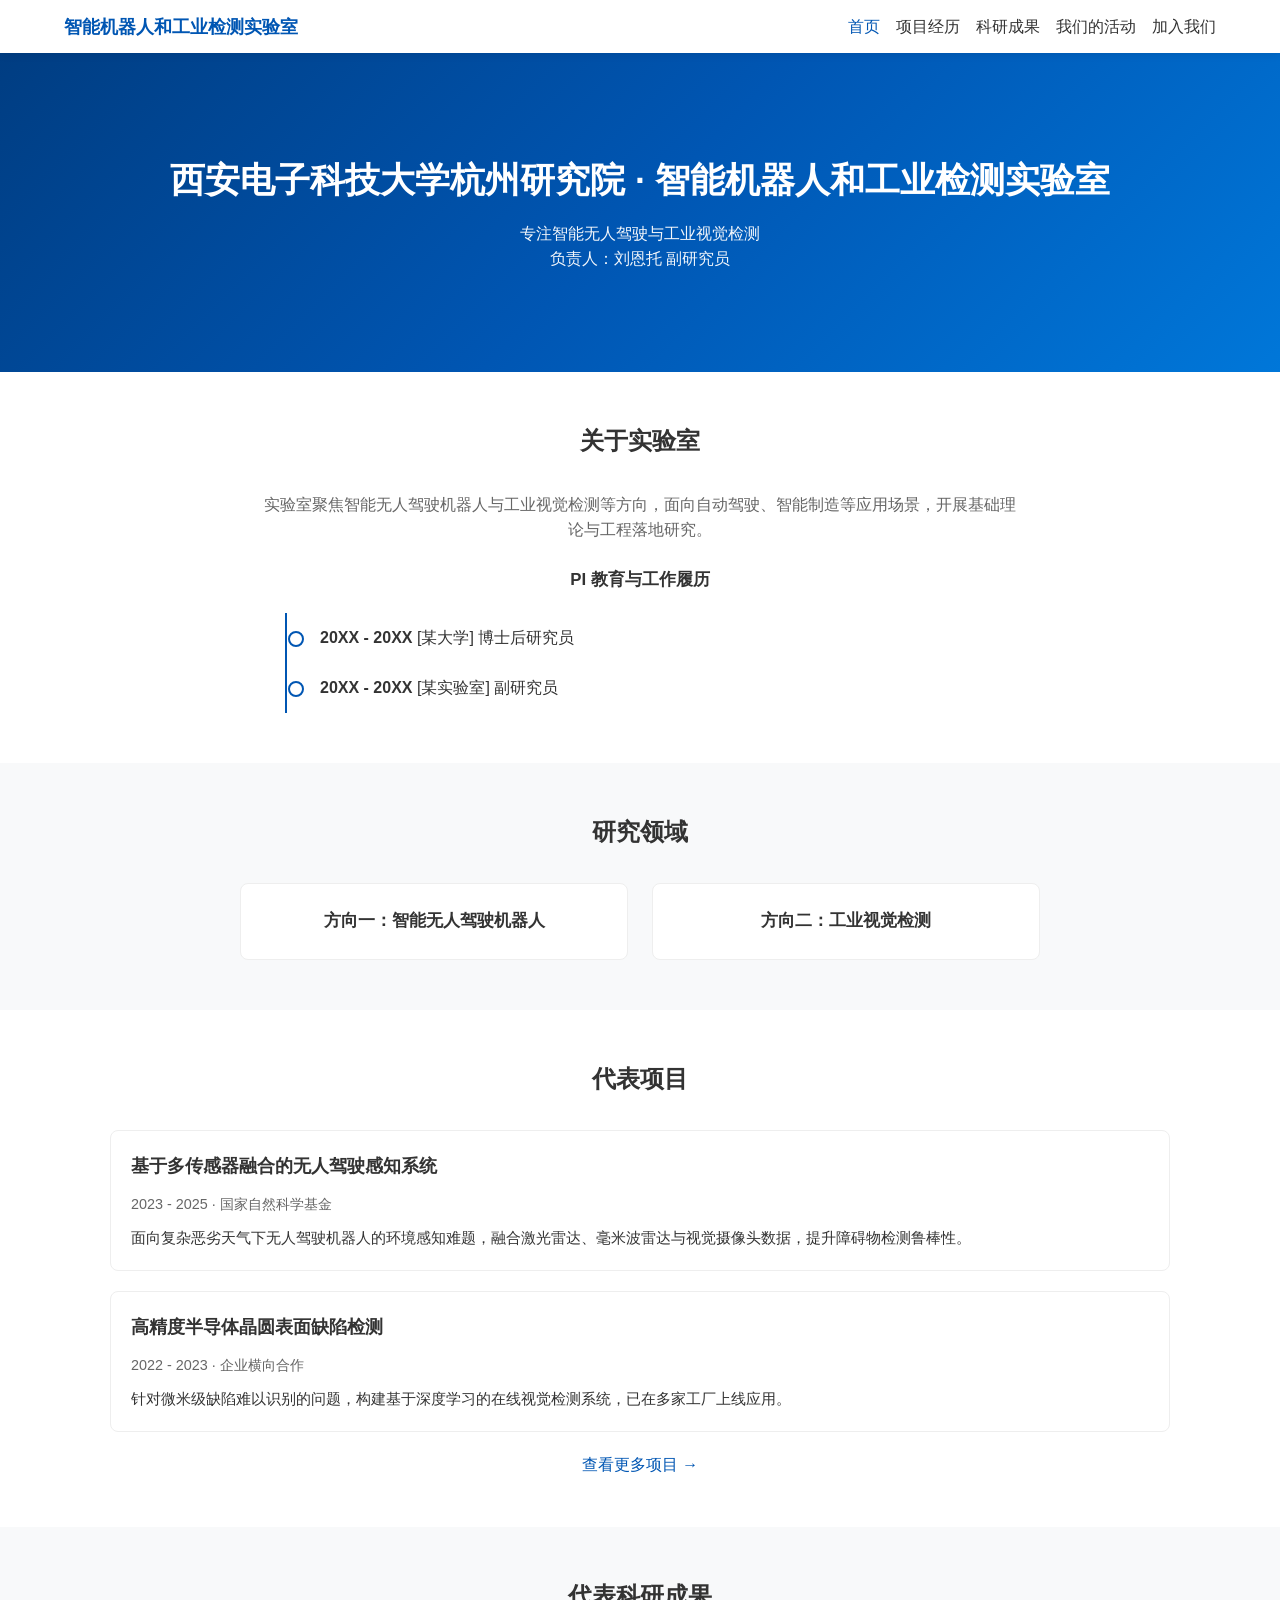
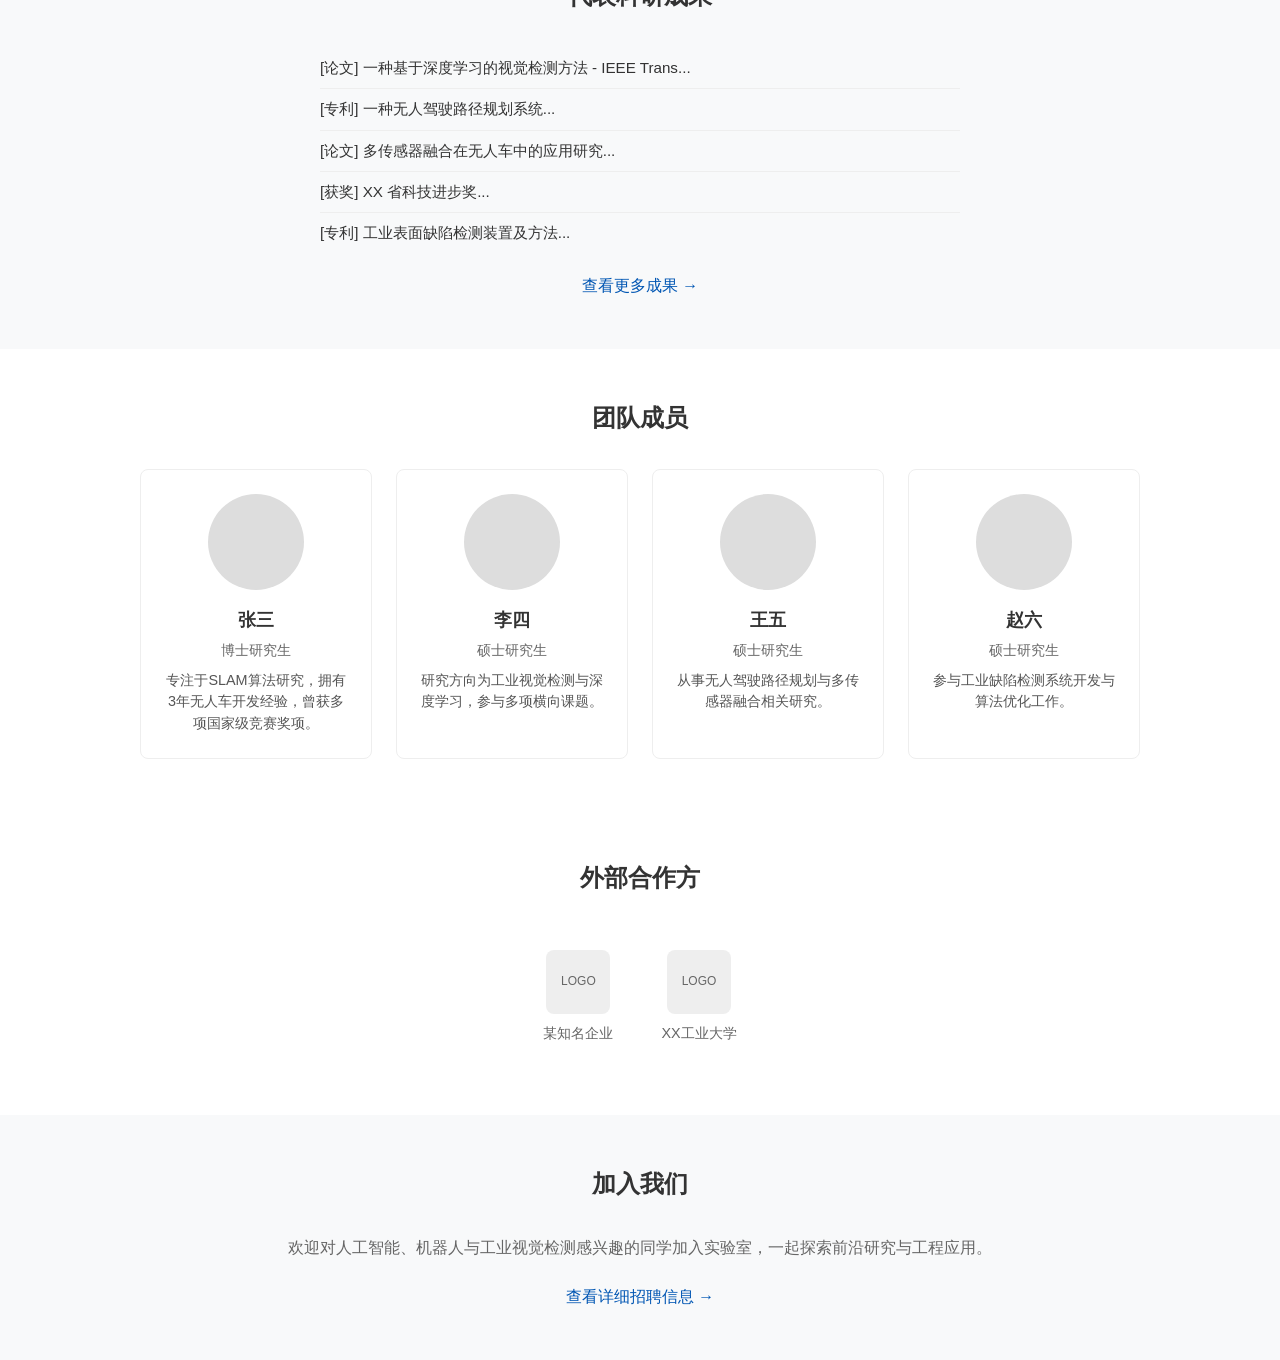
<file: index.html>
<!DOCTYPE html>
<html lang="zh-CN">
<head>
    <meta charset="UTF-8">
    <meta name="viewport" content="width=device-width, initial-scale=1.0">
    <title>智能机器人和工业检测实验室 - 刘恩托副研究员</title>
    <link rel="stylesheet" href="style.css">
</head>
<body>

<nav>
    <div class="logo">智能机器人和工业检测实验室</div>
    <div class="nav-links">
        <a href="index.html" class="active">首页</a>
        <a href="projects.html">项目经历</a>
        <a href="achievements.html">科研成果</a>
        <a href="activities.html">我们的活动</a>
        <a href="join.html">加入我们</a>
    </div>
</nav>

<header class="hero">
    <h1>西安电子科技大学杭州研究院 · 智能机器人和工业检测实验室</h1>
    <p>专注智能无人驾驶与工业视觉检测</p>
    <p class="hero-meta">负责人：刘恩托 副研究员</p>
</header>

<!-- 关于实验室 + PI 履历（常改内容）开始 -->
<section class="section">
    <h2>关于实验室</h2>
    <p class="section-lead">
        实验室聚焦智能无人驾驶机器人与工业视觉检测等方向，面向自动驾驶、智能制造等应用场景，开展基础理论与工程落地研究。
    </p>
    <h3 class="section-subtitle">PI 教育与工作履历</h3>
    <div class="timeline">
        <div class="timeline-item"><strong>20XX - 20XX</strong> [某大学] 博士后研究员</div>
        <div class="timeline-item"><strong>20XX - 20XX</strong> [某实验室] 副研究员</div>
    </div>
</section>
<!-- 关于实验室 + PI 履历（常改内容）结束 -->

<!-- 研究方向（常改内容）开始 -->
<section class="section section--alt">
    <h2>研究领域</h2>
    <div class="field-grid">
        <div class="field-box"><h3>方向一：智能无人驾驶机器人</h3></div>
        <div class="field-box"><h3>方向二：工业视觉检测</h3></div>
    </div>
</section>
<!-- 研究方向（常改内容）结束 -->

<!-- 代表项目摘要（常改内容）开始 -->
<section class="section">
    <h2>代表项目</h2>
    <!-- 项目列表开始：复制一整块 .card 修改文本即可 -->
    <div class="container" style="padding-top: 0; padding-bottom: 0;">
        <div class="card">
            <h3>基于多传感器融合的无人驾驶感知系统</h3>
            <p class="meta">2023 - 2025 · 国家自然科学基金</p>
            <p>面向复杂恶劣天气下无人驾驶机器人的环境感知难题，融合激光雷达、毫米波雷达与视觉摄像头数据，提升障碍物检测鲁棒性。</p>
        </div>
        <div class="card">
            <h3>高精度半导体晶圆表面缺陷检测</h3>
            <p class="meta">2022 - 2023 · 企业横向合作</p>
            <p>针对微米级缺陷难以识别的问题，构建基于深度学习的在线视觉检测系统，已在多家工厂上线应用。</p>
        </div>
    </div>
    <!-- 项目列表结束 -->
    <div class="section-cta"><a href="projects.html">查看更多项目 →</a></div>
</section>
<!-- 代表项目摘要（常改内容）结束 -->

<!-- 代表科研成果摘要（常改内容）开始 -->
<section class="section section--alt">
    <h2>代表科研成果</h2>
    <ul class="achievement-list">
        <li>[论文] 一种基于深度学习的视觉检测方法 - IEEE Trans...</li>
        <li>[专利] 一种无人驾驶路径规划系统...</li>
        <li>[论文] 多传感器融合在无人车中的应用研究...</li>
        <li>[获奖] XX 省科技进步奖...</li>
        <li>[专利] 工业表面缺陷检测装置及方法...</li>
    </ul>
    <div class="section-cta"><a href="achievements.html">查看更多成果 →</a></div>
</section>
<!-- 代表科研成果摘要（常改内容）结束 -->

<!-- 团队成员展示（常改内容）开始 -->
<section class="section">
    <h2>团队成员</h2>
    <!-- 成员列表开始：每个 .member-card 为一位成员，可复制修改 -->
    <div class="member-grid">
        <div class="member-card">
            <div class="avatar" aria-hidden="true">
                <!-- 如需头像，将 images/members/xxx.jpg 换成真实路径并删除 aria-hidden -->
                <!-- <img src="images/members/zhangsan.jpg" alt="张三"> -->
            </div>
            <h4>张三</h4>
            <p class="role">博士研究生</p>
            <p class="intro">专注于SLAM算法研究，拥有3年无人车开发经验，曾获多项国家级竞赛奖项。</p>
        </div>
        <div class="member-card">
            <div class="avatar" aria-hidden="true"></div>
            <h4>李四</h4>
            <p class="role">硕士研究生</p>
            <p class="intro">研究方向为工业视觉检测与深度学习，参与多项横向课题。</p>
        </div>
        <div class="member-card">
            <div class="avatar" aria-hidden="true"></div>
            <h4>王五</h4>
            <p class="role">硕士研究生</p>
            <p class="intro">从事无人驾驶路径规划与多传感器融合相关研究。</p>
        </div>
        <div class="member-card">
            <div class="avatar" aria-hidden="true"></div>
            <h4>赵六</h4>
            <p class="role">硕士研究生</p>
            <p class="intro">参与工业缺陷检测系统开发与算法优化工作。</p>
        </div>
    </div>
    <!-- 成员列表结束 -->
</section>
<!-- 团队成员展示（常改内容）结束 -->

<!-- 合作单位展示（常改内容）开始 -->
<section class="section">
    <h2>外部合作方</h2>
    <div class="partners">
        <div class="partner-item"><div class="partner-logo">LOGO</div><p>某知名企业</p></div>
        <div class="partner-item"><div class="partner-logo">LOGO</div><p>XX工业大学</p></div>
    </div>
</section>
<!-- 合作单位展示（常改内容）结束 -->

<!-- 加入我们引导（常改内容）开始 -->
<section class="section section--alt">
    <h2>加入我们</h2>
    <p class="section-lead" style="text-align: center;">
        欢迎对人工智能、机器人与工业视觉检测感兴趣的同学加入实验室，一起探索前沿研究与工程应用。
    </p>
    <div class="section-cta"><a href="join.html">查看详细招聘信息 →</a></div>
</section>
<!-- 加入我们引导（常改内容）结束 -->

</body>
</html>
</file>
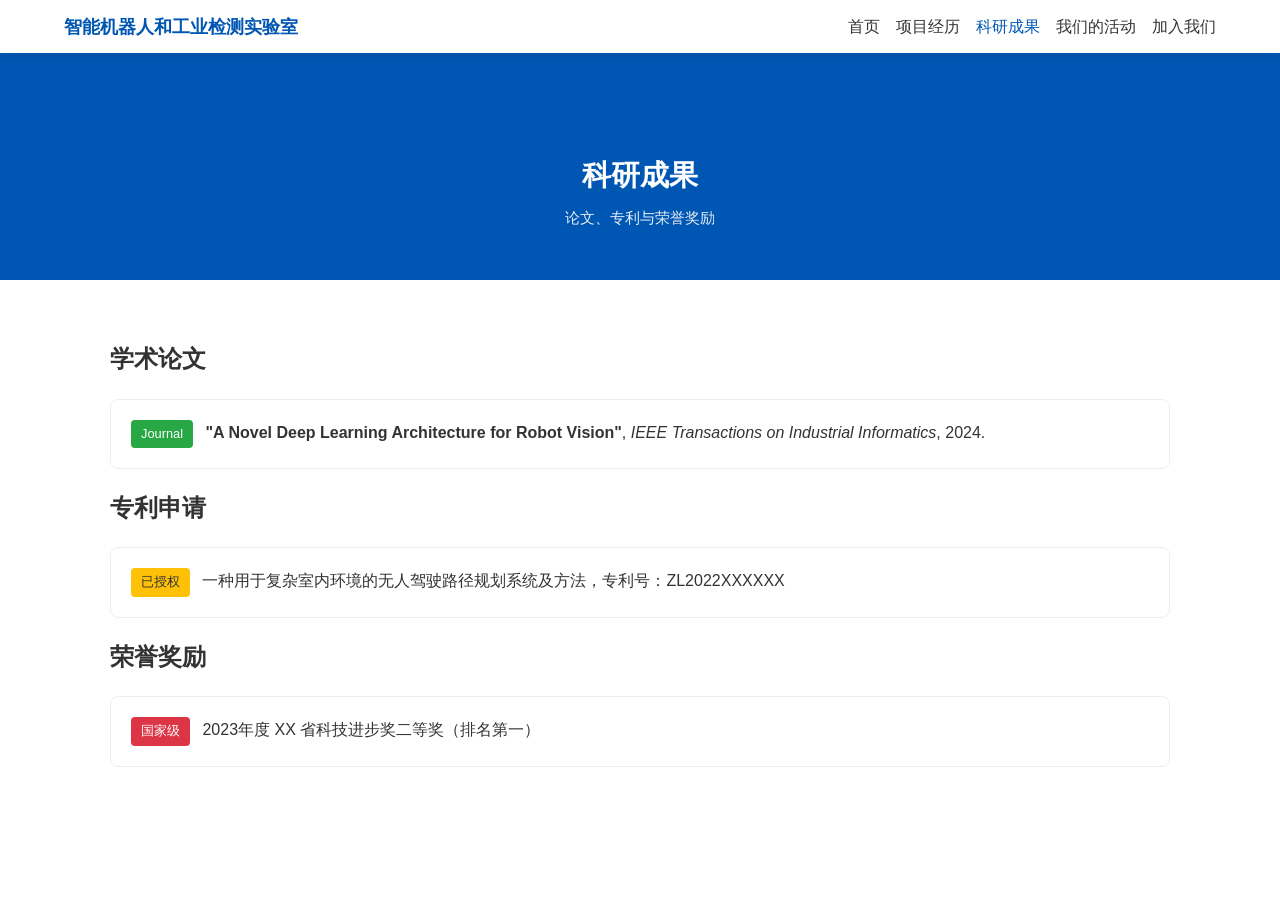
<file: achievements.html>
<!DOCTYPE html>
<html lang="zh-CN">
<head>
    <meta charset="UTF-8">
    <meta name="viewport" content="width=device-width, initial-scale=1.0">
    <title>科研成果 - 智能机器人和工业检测实验室</title>
    <link rel="stylesheet" href="style.css">
</head>
<body>
    <nav>
        <div class="logo">智能机器人和工业检测实验室</div>
        <div class="nav-links">
            <a href="index.html">首页</a>
            <a href="projects.html">项目经历</a>
            <a href="achievements.html" class="active">科研成果</a>
            <a href="activities.html">我们的活动</a>
            <a href="join.html">加入我们</a>
        </div>
    </nav>

    <header class="page-header">
        <h1>科研成果</h1>
        <p>论文、专利与荣誉奖励</p>
    </header>

    <div class="container">
        <h2>学术论文</h2>
        <div class="card">
            <span class="tag tag-paper">Journal</span>
            <strong>"A Novel Deep Learning Architecture for Robot Vision"</strong>, <em>IEEE Transactions on Industrial Informatics</em>, 2024.
        </div>

        <h2>专利申请</h2>
        <div class="card">
            <span class="tag tag-patent">已授权</span>
            一种用于复杂室内环境的无人驾驶路径规划系统及方法，专利号：ZL2022XXXXXX
        </div>

        <h2>荣誉奖励</h2>
        <div class="card">
            <span class="tag tag-award">国家级</span>
            2023年度 XX 省科技进步奖二等奖（排名第一）
        </div>
    </div>
</body>
</html>
</file>
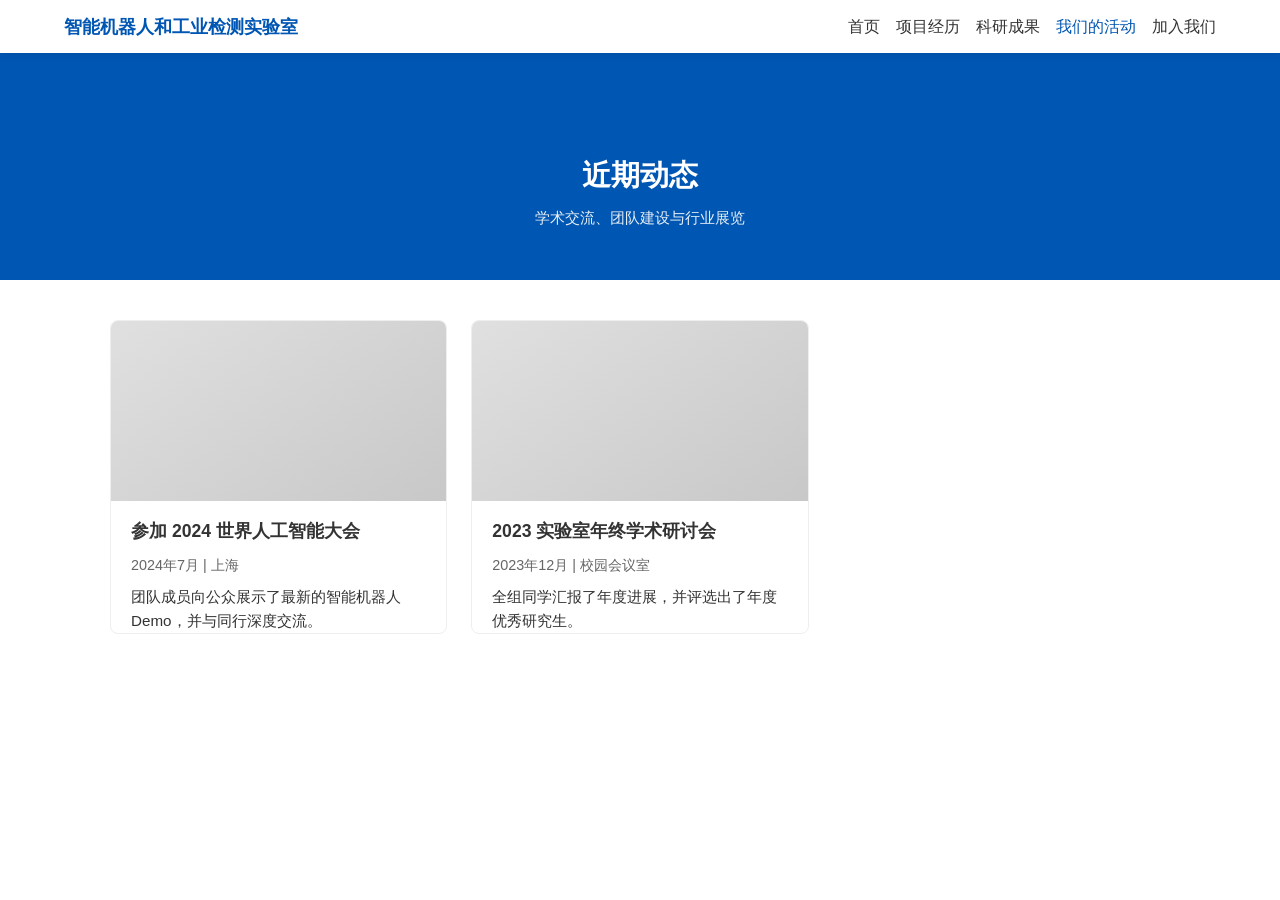
<file: activities.html>
<!DOCTYPE html>
<html lang="zh-CN">
<head>
    <meta charset="UTF-8">
    <meta name="viewport" content="width=device-width, initial-scale=1.0">
    <title>我们的活动 - 智能机器人和工业检测实验室</title>
    <link rel="stylesheet" href="style.css">
</head>
<body>
    <nav>
        <div class="logo">智能机器人和工业检测实验室</div>
        <div class="nav-links">
            <a href="index.html">首页</a>
            <a href="projects.html">项目经历</a>
            <a href="achievements.html">科研成果</a>
            <a href="activities.html" class="active">我们的活动</a>
            <a href="join.html">加入我们</a>
        </div>
    </nav>

    <header class="page-header">
        <h1>近期动态</h1>
        <p>学术交流、团队建设与行业展览</p>
    </header>

    <div class="container">
        <div class="activity-grid">
            <div class="card activity-card">
                <div class="activity-img" aria-hidden="true"></div>
                <h4>参加 2024 世界人工智能大会</h4>
                <p class="meta">2024年7月 | 上海</p>
                <p>团队成员向公众展示了最新的智能机器人Demo，并与同行深度交流。</p>
            </div>
            <div class="card activity-card">
                <div class="activity-img" aria-hidden="true"></div>
                <h4>2023 实验室年终学术研讨会</h4>
                <p class="meta">2023年12月 | 校园会议室</p>
                <p>全组同学汇报了年度进展，并评选出了年度优秀研究生。</p>
            </div>
        </div>
    </div>
</body>
</html>
</file>
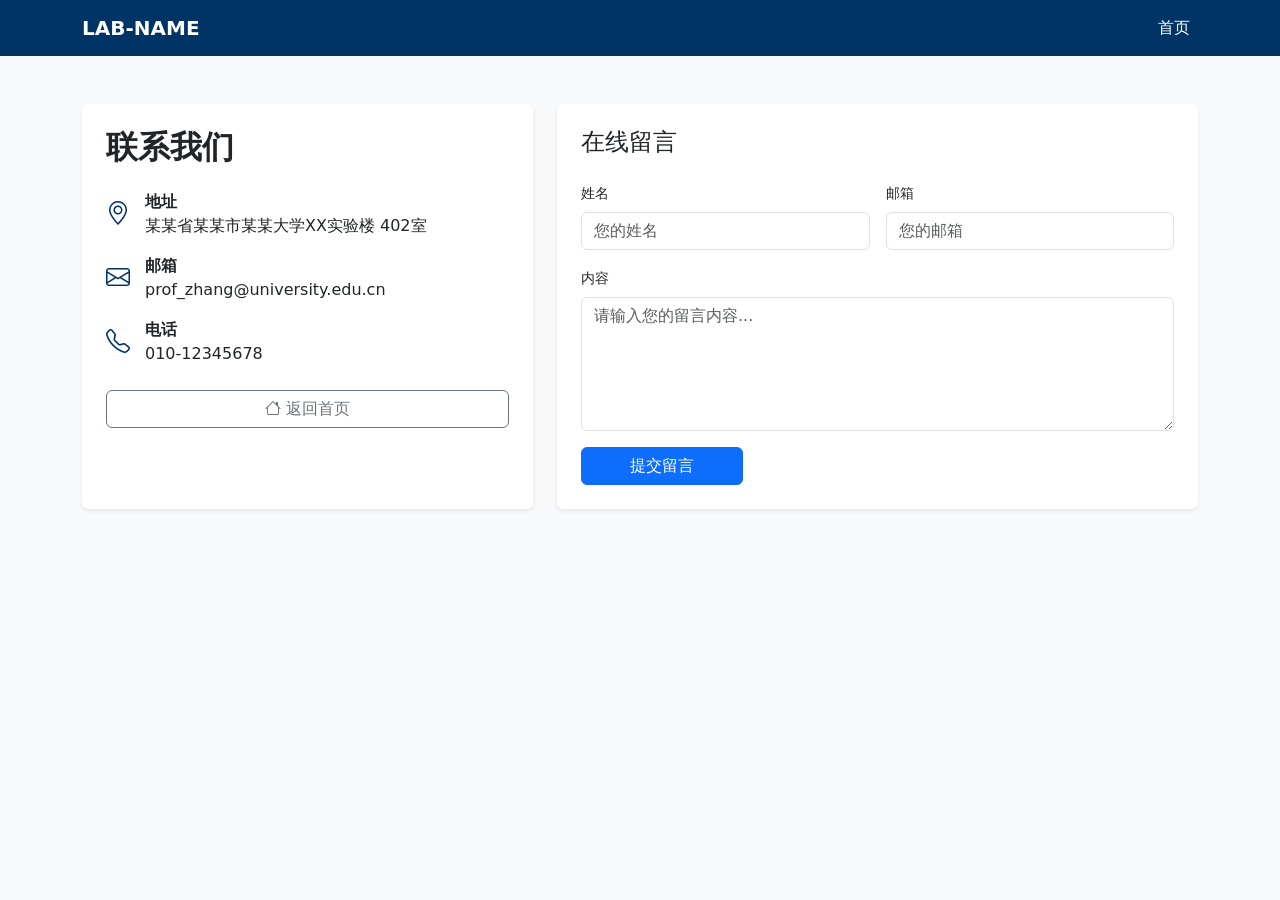
<file: contact.html>
<!DOCTYPE html>
<html lang="zh-CN">
<head>
    <meta charset="UTF-8">
    <meta name="viewport" content="width=device-width, initial-scale=1.0">
    <title>联系我们 - 某某大学张三教授团队</title>
    <link href="https://cdn.jsdelivr.net/npm/bootstrap@5.3.0/dist/css/bootstrap.min.css" rel="stylesheet">
    <link rel="stylesheet" href="https://cdn.jsdelivr.net/npm/bootstrap-icons@1.10.0/font/bootstrap-icons.css">
    <style>
        :root { --primary-color: #003366; }
        .navbar { background: var(--primary-color); }
        .contact-icon { font-size: 1.5rem; color: var(--primary-color); margin-right: 15px; }
    </style>
</head>
<body class="bg-light">

    <nav class="navbar navbar-expand-lg sticky-top mb-4">
        <div class="container">
            <a class="navbar-brand text-white fw-bold" href="index.html">LAB-NAME</a>
            <div class="collapse navbar-collapse">
                <ul class="navbar-nav ms-auto">
                    <li class="nav-item"><a class="nav-link text-white" href="index.html">首页</a></li>
                </ul>
            </div>
        </div>
    </nav>

    <div class="container my-5">
        <div class="row">
            <!-- 左侧：联系信息 -->
            <div class="col-md-5">
                <div class="p-4 bg-white rounded shadow-sm h-100">
                    <h2 class="fw-bold mb-4">联系我们</h2>
                    <div class="d-flex align-items-center mb-3">
                        <i class="bi bi-geo-alt contact-icon"></i>
                        <div><strong>地址</strong><br>某某省某某市某某大学XX实验楼 402室</div>
                    </div>
                    <div class="d-flex align-items-center mb-3">
                        <i class="bi bi-envelope contact-icon"></i>
                        <div><strong>邮箱</strong><br>prof_zhang@university.edu.cn</div>
                    </div>
                    <div class="d-flex align-items-center mb-4">
                        <i class="bi bi-telephone contact-icon"></i>
                        <div><strong>电话</strong><br>010-12345678</div>
                    </div>
                    <a href="index.html" class="btn btn-outline-secondary w-100"><i class="bi bi-house"></i> 返回首页</a>
                </div>
            </div>

            <!-- 右侧：留言表单 -->
            <div class="col-md-7 mt-4 mt-md-0">
                <div class="p-4 bg-white rounded shadow-sm">
                    <h4 class="mb-4">在线留言</h4>
                    <form>
                        <div class="row g-3">
                            <div class="col-md-6">
                                <label class="form-label small">姓名</label>
                                <input type="text" class="form-control" placeholder="您的姓名">
                            </div>
                            <div class="col-md-6">
                                <label class="form-label small">邮箱</label>
                                <input type="email" class="form-control" placeholder="您的邮箱">
                            </div>
                            <div class="col-12">
                                <label class="form-label small">内容</label>
                                <textarea class="form-control" rows="5" placeholder="请输入您的留言内容..."></textarea>
                            </div>
                            <div class="col-12">
                                <button type="submit" class="btn btn-primary px-5">提交留言</button>
                            </div>
                        </div>
                    </form>
                </div>
            </div>
        </div>
    </div>
</body>
</html>
</file>
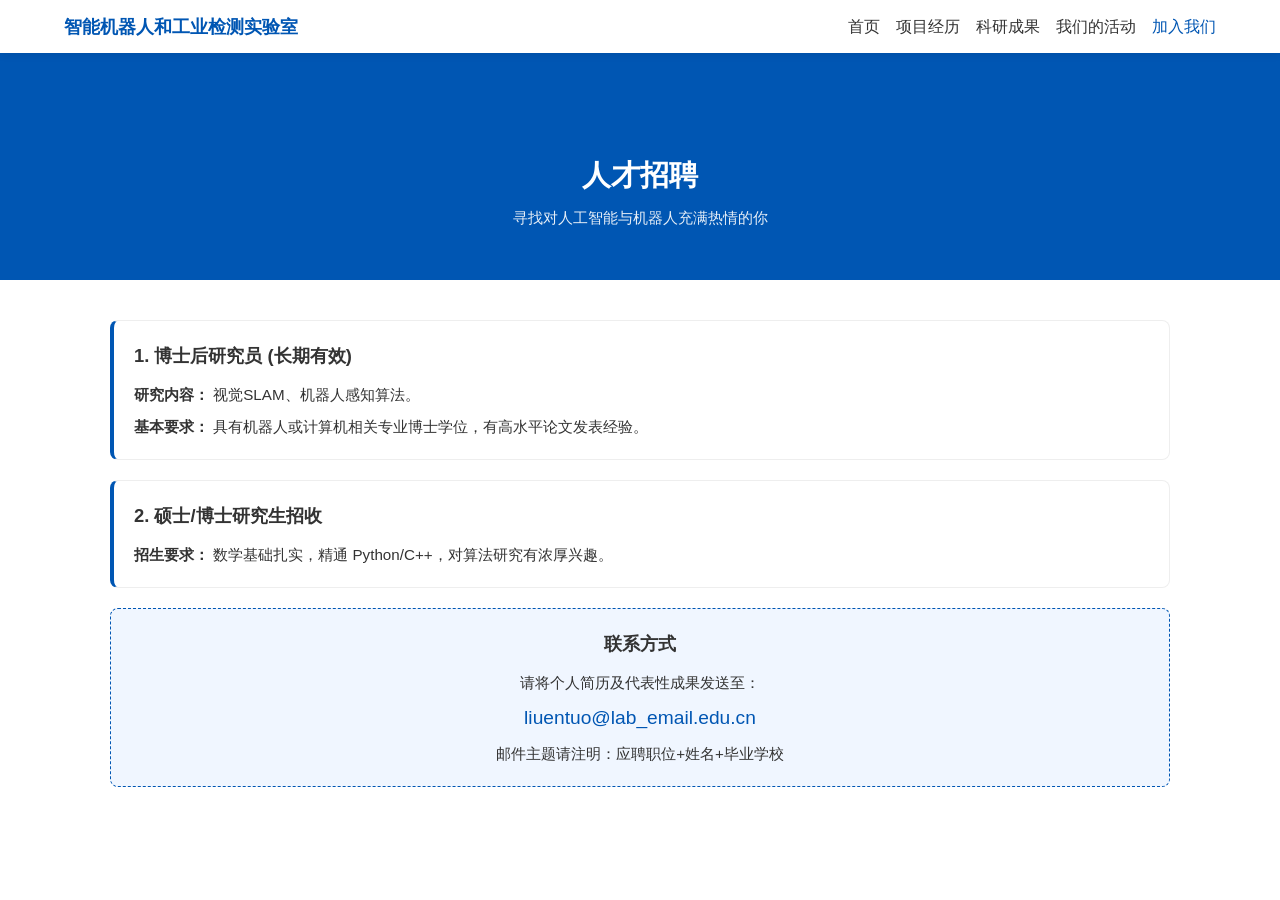
<file: join.html>
<!DOCTYPE html>
<html lang="zh-CN">
<head>
    <meta charset="UTF-8">
    <meta name="viewport" content="width=device-width, initial-scale=1.0">
    <title>加入我们 - 智能机器人和工业检测实验室</title>
    <link rel="stylesheet" href="style.css">
</head>
<body>
    <nav>
        <div class="logo">智能机器人和工业检测实验室</div>
        <div class="nav-links">
            <a href="index.html">首页</a>
            <a href="projects.html">项目经历</a>
            <a href="achievements.html">科研成果</a>
            <a href="activities.html">我们的活动</a>
            <a href="join.html" class="active">加入我们</a>
        </div>
    </nav>

    <header class="page-header">
        <h1>人才招聘</h1>
        <p>寻找对人工智能与机器人充满热情的你</p>
    </header>

    <div class="container">
        <div class="card card--highlight">
            <h3>1. 博士后研究员 (长期有效)</h3>
            <p><strong>研究内容：</strong> 视觉SLAM、机器人感知算法。</p>
            <p><strong>基本要求：</strong> 具有机器人或计算机相关专业博士学位，有高水平论文发表经验。</p>
        </div>

        <div class="card card--highlight">
            <h3>2. 硕士/博士研究生招收</h3>
            <p><strong>招生要求：</strong> 数学基础扎实，精通 Python/C++，对算法研究有浓厚兴趣。</p>
        </div>

        <div class="card card--contact">
            <h3>联系方式</h3>
            <p>请将个人简历及代表性成果发送至：</p>
            <p class="email">liuentuo@lab_email.edu.cn</p>
            <p>邮件主题请注明：应聘职位+姓名+毕业学校</p>
        </div>
    </div>
</body>
</html>
</file>
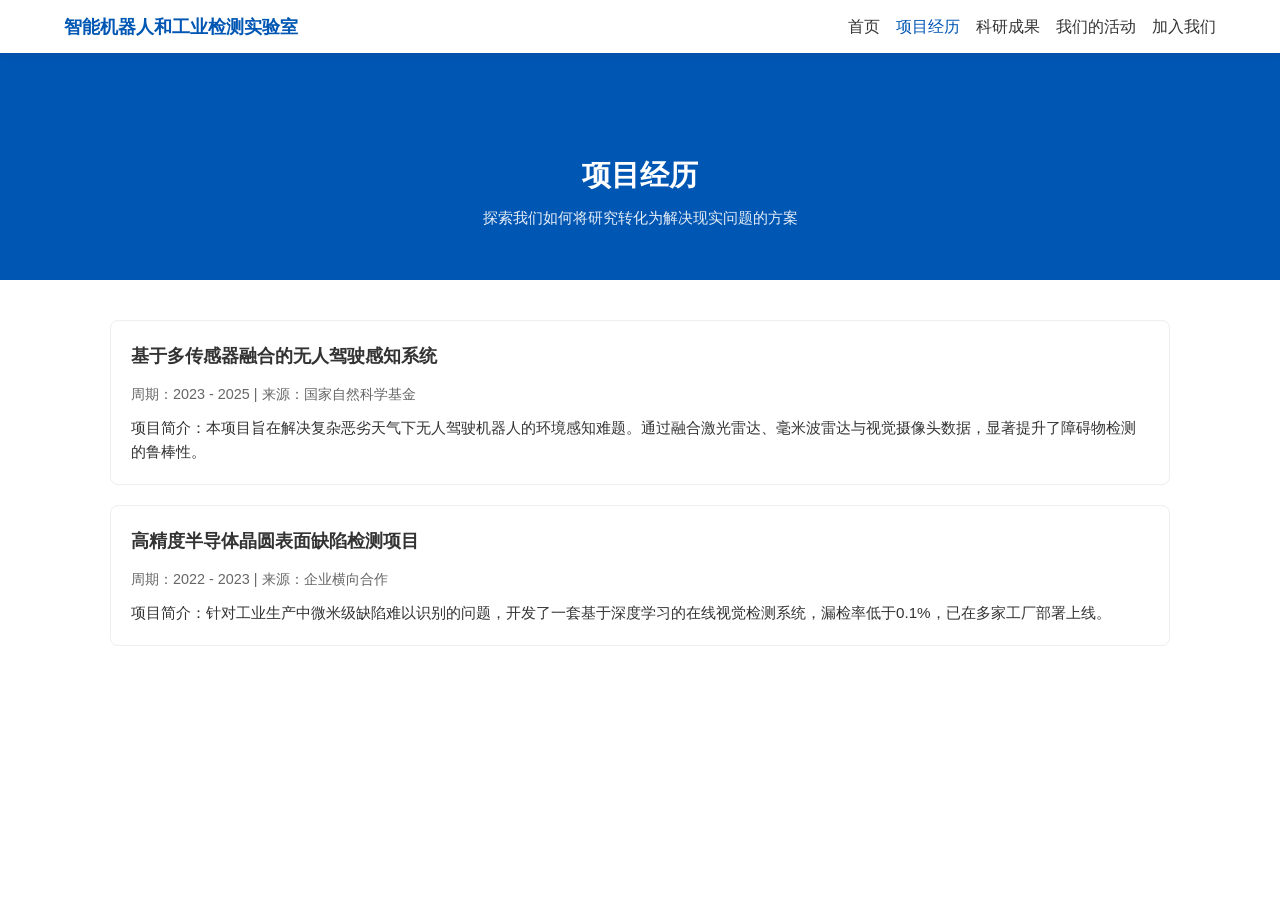
<file: projects.html>
<!DOCTYPE html>
<html lang="zh-CN">
<head>
    <meta charset="UTF-8">
    <meta name="viewport" content="width=device-width, initial-scale=1.0">
    <title>项目经历 - 智能机器人和工业检测实验室</title>
    <link rel="stylesheet" href="style.css">
</head>
<body>
    <nav>
        <div class="logo">智能机器人和工业检测实验室</div>
        <div class="nav-links">
            <a href="index.html">首页</a>
            <a href="projects.html" class="active">项目经历</a>
            <a href="achievements.html">科研成果</a>
            <a href="activities.html">我们的活动</a>
            <a href="join.html">加入我们</a>
        </div>
    </nav>

    <header class="page-header">
        <h1>项目经历</h1>
        <p>探索我们如何将研究转化为解决现实问题的方案</p>
    </header>

    <div class="container">
        <div class="card">
            <h3>基于多传感器融合的无人驾驶感知系统</h3>
            <p class="meta">周期：2023 - 2025 | 来源：国家自然科学基金</p>
            <p>项目简介：本项目旨在解决复杂恶劣天气下无人驾驶机器人的环境感知难题。通过融合激光雷达、毫米波雷达与视觉摄像头数据，显著提升了障碍物检测的鲁棒性。</p>
        </div>

        <div class="card">
            <h3>高精度半导体晶圆表面缺陷检测项目</h3>
            <p class="meta">周期：2022 - 2023 | 来源：企业横向合作</p>
            <p>项目简介：针对工业生产中微米级缺陷难以识别的问题，开发了一套基于深度学习的在线视觉检测系统，漏检率低于0.1%，已在多家工厂部署上线。</p>
        </div>
    </div>
</body>
</html>
</file>
<file: style.css>
/* ========== 全局 ========== */
:root {
    --main-blue: #0056b3;
    --dark-grey: #333;
    --light-grey: #f8f9fa;
    --border-color: #eee;
    --text-muted: #666;
}

* { box-sizing: border-box; }
body { font-family: 'PingFang SC', 'Microsoft YaHei', sans-serif; margin: 0; color: var(--dark-grey); line-height: 1.6; }
a { text-decoration: none; color: inherit; }

/* ========== 导航栏 ========== */
nav {
    position: fixed;
    top: 0;
    left: 0;
    right: 0;
    background: #fff;
    box-shadow: 0 2px 8px rgba(0,0,0,0.08);
    z-index: 1000;
    display: flex;
    justify-content: space-between;
    align-items: center;
    padding: 12px 5%;
    flex-wrap: wrap;
    gap: 10px;
}
.logo { font-weight: bold; font-size: 1.15rem; color: var(--main-blue); white-space: nowrap; }
.nav-links {
    display: flex;
    align-items: center;
    flex-wrap: wrap;
    gap: 4px 16px;
}
.nav-links a { font-weight: 500; transition: color 0.2s; }
.nav-links a:hover { color: var(--main-blue); }
.nav-links a.active { color: var(--main-blue); }

/* ========== 首页 Hero（不依赖图片） ========== */
.hero {
    margin-top: 52px;
    min-height: 320px;
    display: flex;
    flex-direction: column;
    justify-content: center;
    align-items: center;
    text-align: center;
    color: #fff;
    background: linear-gradient(135deg, #003d82 0%, #0056b3 50%, #0077d9 100%);
    padding: 60px 20px;
}
.hero h1 { margin: 0 0 12px; font-size: clamp(1.5rem, 4vw, 2.2rem); }
.hero p { margin: 0; font-size: 1rem; opacity: 0.95; }
.hero-meta { margin-top: 6px; font-size: 0.9rem; opacity: 0.9; }

/* ========== 通用区块 ========== */
.section { padding: 50px 5%; }
.section--alt { background: var(--light-grey); padding: 50px 5%; }
.section h2 { text-align: center; margin: 0 0 32px; font-size: 1.5rem; }
.section-lead {
    max-width: 760px;
    margin: 0 auto 24px;
    text-align: center;
    font-size: 0.98rem;
    color: var(--text-muted);
}
.section-subtitle {
    text-align: center;
    margin: 16px 0 20px;
    font-size: 1.05rem;
}

/* ========== 子页面页头 ========== */
.page-header {
    background: var(--main-blue);
    color: #fff;
    padding: 100px 5% 50px;
    text-align: center;
    margin-top: 52px;
}
.page-header h1 { margin: 0 0 8px; font-size: 1.8rem; }
.page-header p { margin: 0; opacity: 0.9; font-size: 0.95rem; }

/* ========== 容器 ========== */
.container { max-width: 1100px; margin: 0 auto; padding: 40px 20px; }

/* ========== 时间轴（履历） ========== */
.timeline {
    position: relative;
    max-width: 720px;
    margin: 0 auto;
    padding-left: 8px;
}
.timeline::after {
    content: '';
    position: absolute;
    left: 5px;
    top: 0;
    bottom: 0;
    width: 2px;
    background: var(--main-blue);
}
.timeline-item {
    position: relative;
    padding: 12px 0 12px 32px;
}
.timeline-item::before {
    content: '';
    position: absolute;
    left: 0;
    top: 18px;
    width: 12px;
    height: 12px;
    background: #fff;
    border: 2px solid var(--main-blue);
    border-radius: 50%;
    z-index: 1;
}

/* ========== 研究领域 ========== */
.field-grid {
    display: grid;
    grid-template-columns: repeat(auto-fit, minmax(260px, 1fr));
    gap: 24px;
    max-width: 800px;
    margin: 0 auto;
}
.field-box {
    background: #fff;
    border: 1px solid var(--border-color);
    border-radius: 8px;
    padding: 24px;
    text-align: center;
    transition: box-shadow 0.2s;
}
.field-box:hover { box-shadow: 0 4px 12px rgba(0,0,0,0.06); }
.field-box h3 { margin: 0; font-size: 1.05rem; color: var(--dark-grey); }

/* ========== 团队成员 ========== */
.member-grid {
    display: grid;
    grid-template-columns: repeat(auto-fill, minmax(220px, 1fr));
    gap: 24px;
    max-width: 1000px;
    margin: 0 auto;
}
.member-card {
    text-align: center;
    border: 1px solid var(--border-color);
    border-radius: 8px;
    padding: 24px;
    background: #fff;
    transition: transform 0.2s, box-shadow 0.2s;
}
.member-card:hover { transform: translateY(-4px); box-shadow: 0 8px 20px rgba(0,0,0,0.06); }
.avatar {
    width: 96px;
    height: 96px;
    border-radius: 50%;
    margin: 0 auto 16px;
    background: #ddd;
    overflow: hidden;
    display: flex;
    align-items: center;
    justify-content: center;
}
.avatar img { width: 100%; height: 100%; object-fit: cover; }
.member-card h4 { margin: 0 0 4px; font-size: 1.1rem; }
.member-card .role { color: var(--text-muted); font-size: 0.9rem; margin: 0 0 8px; }
.member-card .intro { font-size: 0.9rem; color: #555; margin: 0; line-height: 1.5; }

/* ========== 首页科研成果摘要 ========== */
.achievement-list { list-style: none; padding: 0; margin: 0 0 20px; max-width: 640px; margin-left: auto; margin-right: auto; }
.achievement-list li { padding: 8px 0; border-bottom: 1px solid var(--border-color); font-size: 0.95rem; }
.achievement-list li:last-child { border-bottom: none; }
.section-cta { text-align: center; margin-top: 16px; }
.section-cta a { color: var(--main-blue); font-weight: 500; }

/* ========== 合作方 ========== */
.partners {
    display: flex;
    flex-wrap: wrap;
    justify-content: center;
    align-items: center;
    gap: 32px 48px;
    padding: 20px;
}
.partner-item { text-align: center; }
.partner-logo {
    width: 64px;
    height: 64px;
    margin: 0 auto 8px;
    background: var(--border-color);
    border-radius: 8px;
    display: flex;
    align-items: center;
    justify-content: center;
    font-size: 0.75rem;
    color: var(--text-muted);
    transition: background 0.2s;
}
.partner-item:hover .partner-logo { background: #e0e0e0; }
.partner-item p { margin: 0; font-size: 0.9rem; color: var(--text-muted); }

/* ========== 卡片（通用） ========== */
.card {
    background: #fff;
    border: 1px solid var(--border-color);
    border-radius: 8px;
    padding: 20px;
    margin-bottom: 20px;
    transition: box-shadow 0.2s;
}
.card:hover { box-shadow: 0 4px 16px rgba(0,0,0,0.06); }
.card h3 { margin: 0 0 12px; font-size: 1.15rem; }
.card p { margin: 0 0 8px; font-size: 0.95rem; }
.card p:last-child { margin-bottom: 0; }
.card .meta { color: var(--text-muted); font-size: 0.9rem; margin-bottom: 10px; }

/* 加入我们页：强调卡片、联系卡片 */
.card--highlight { border-left: 4px solid var(--main-blue); }
.card--contact { background: #f0f6ff; text-align: center; border: 1px dashed var(--main-blue); }
.card--contact .email { color: var(--main-blue); font-size: 1.2rem; margin: 8px 0; }

/* ========== 标签 ========== */
.tag { display: inline-block; padding: 4px 10px; border-radius: 4px; font-size: 0.8rem; margin-right: 8px; }
.tag-paper { background: #28a745; color: #fff; }
.tag-patent { background: #ffc107; color: #333; }
.tag-award { background: #dc3545; color: #fff; }

/* ========== 活动页 ========== */
.activity-grid {
    display: grid;
    grid-template-columns: repeat(auto-fill, minmax(300px, 1fr));
    gap: 24px;
}
.activity-card { padding: 0; overflow: hidden; }
.activity-img {
    width: 100%;
    height: 180px;
    background: linear-gradient(145deg, #e0e0e0 0%, #c8c8c8 100%);
    margin-bottom: 0;
}
.activity-card h4 { margin: 16px 20px 8px; font-size: 1.1rem; }
.activity-card .meta { margin: 0 20px 8px; font-size: 0.9rem; color: var(--text-muted); }
.activity-card p { margin: 0 20px 20px; font-size: 0.95rem; }

/* ========== 响应式 ========== */
@media (max-width: 768px) {
    nav { padding: 12px 16px; }
    .nav-links { justify-content: flex-end; }
    .hero { min-height: 260px; padding: 48px 16px; margin-top: 48px; }
    .section, .section--alt { padding: 36px 16px; }
    .page-header { padding: 88px 16px 40px; margin-top: 48px; }
    .container { padding: 28px 16px; }
    .member-grid { grid-template-columns: 1fr; }
    .field-grid { grid-template-columns: 1fr; }
}

@media (max-width: 480px) {
    .logo { font-size: 1rem; }
    .nav-links a { font-size: 0.9rem; }
    .hero h1 { font-size: 1.35rem; }
    .activity-grid { grid-template-columns: 1fr; }
}
</file>
